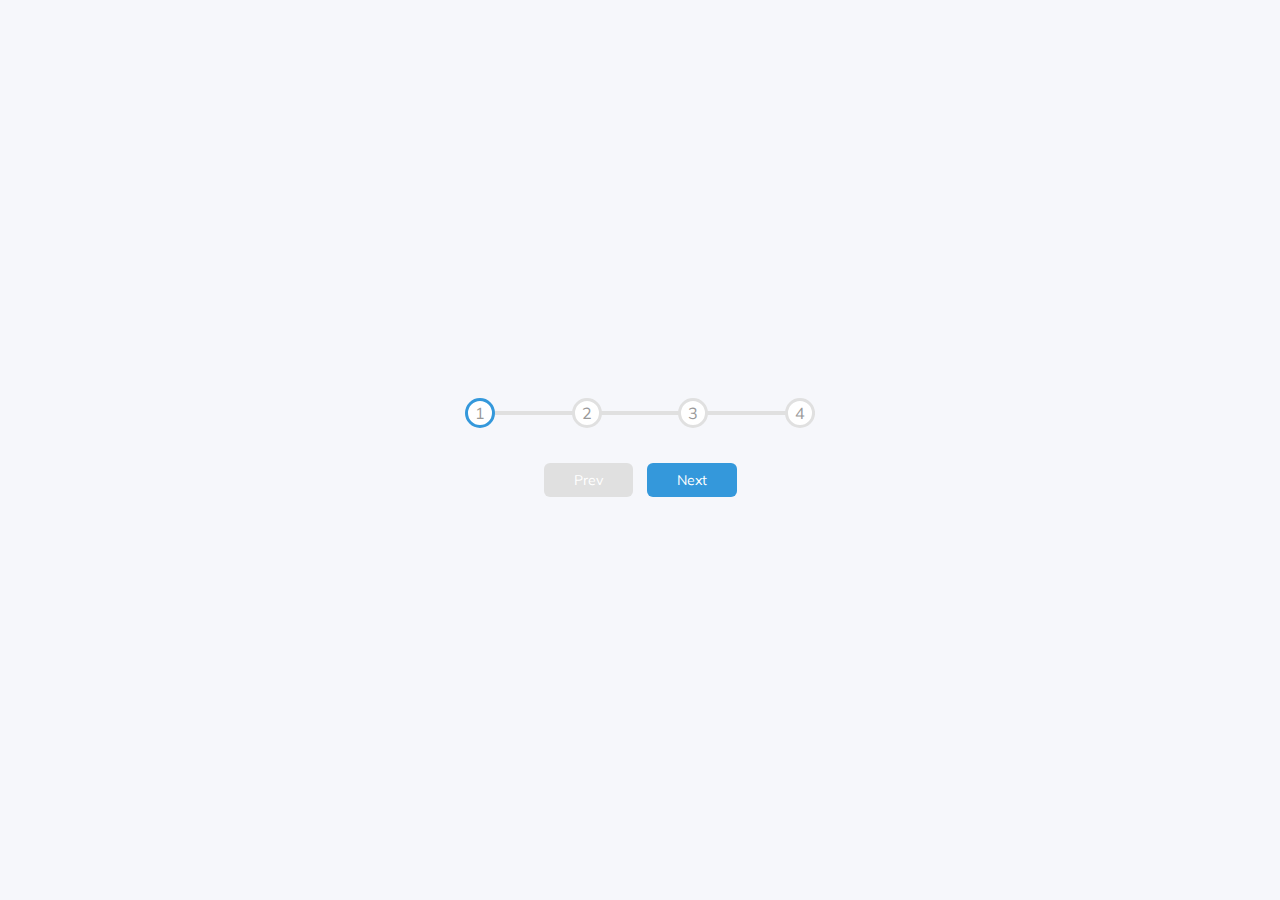
<file: #2 - Progress Steps/index.html>
<!DOCTYPE html>
<html lang="en">
<head>
    <meta charset="UTF-8">
    <meta http-equiv="X-UA-Compatible" content="IE=edge">
    <meta name="viewport" content="width=device-width, initial-scale=1.0">
    <link rel="stylesheet" href="style.css">
    <title>Progress Steps</title>
</head>
<body>
    <div class="container">
        <div class="progress-container">
            <div class="progress" id="progress">

            </div>
            <div class="circle active">
                1
            </div>
            <div class="circle">
                2
            </div>
            <div class="circle">
                3
            </div>
            <div class="circle">
                4
            </div>
        </div>
        <button class="btn" id="prev" disabled>Prev</button>
        <button class="btn" id="next">Next</button>
    </div>
    <script src="script.js"></script>
</body>
</html>
</file>
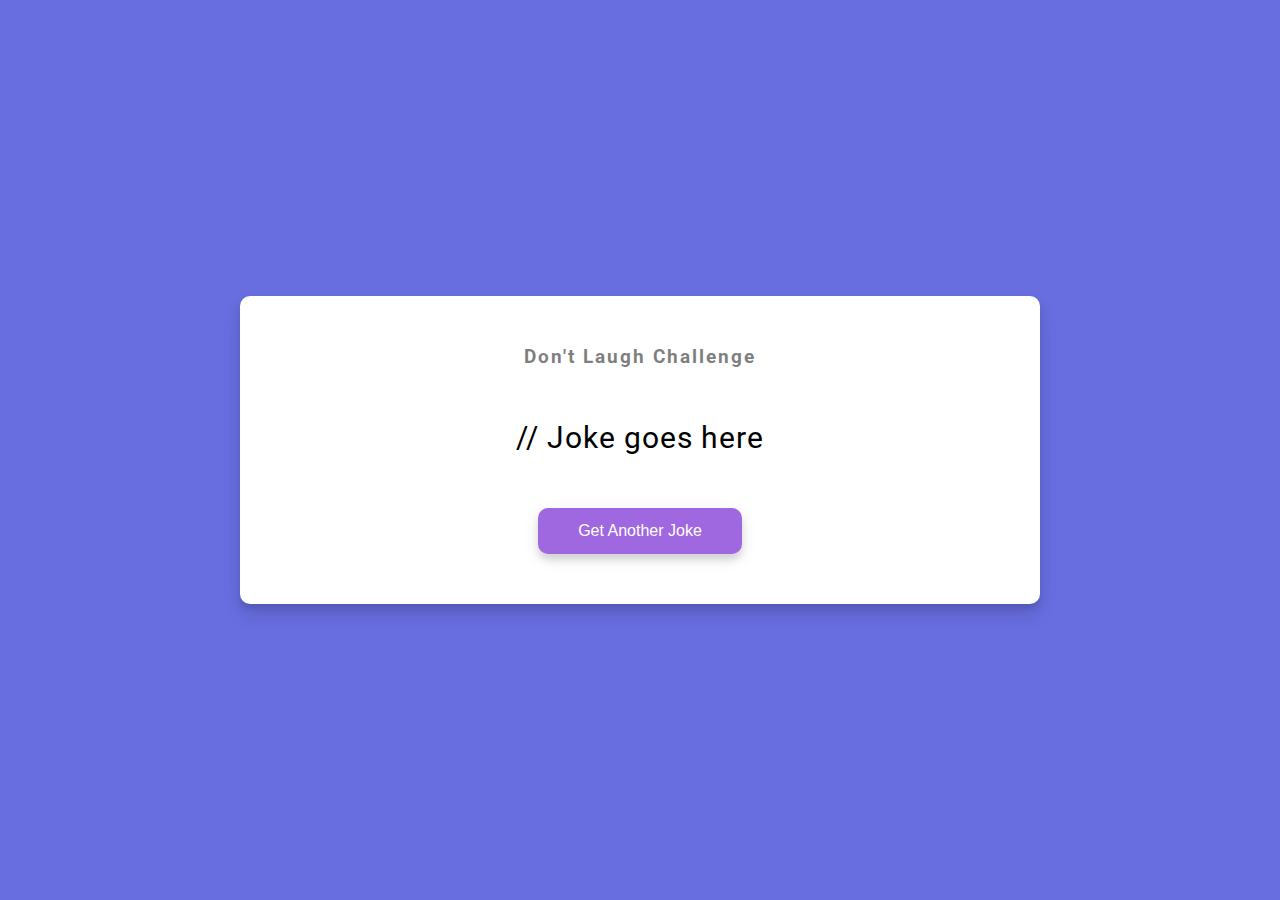
<file: Day 10 - Dad Jokes/index.html>
<!DOCTYPE html>
<html lang="en">
  <head>
    <meta charset="UTF-8" />
    <meta name="viewport" content="width=device-width, initial-scale=1.0" />
    <link rel="stylesheet" href="style.css" />
    <title>Dad Jokes</title>
  </head>
  <body>
    <div class="container">
      <h3>Don't Laugh Challenge</h3>
      <div id="joke" class="joke">// Joke goes here</div>
      <button id="jokeBtn" class="btn">Get Another Joke</button>
    </div>
    <script src="script.js"></script>
  </body>
</html>
</file>
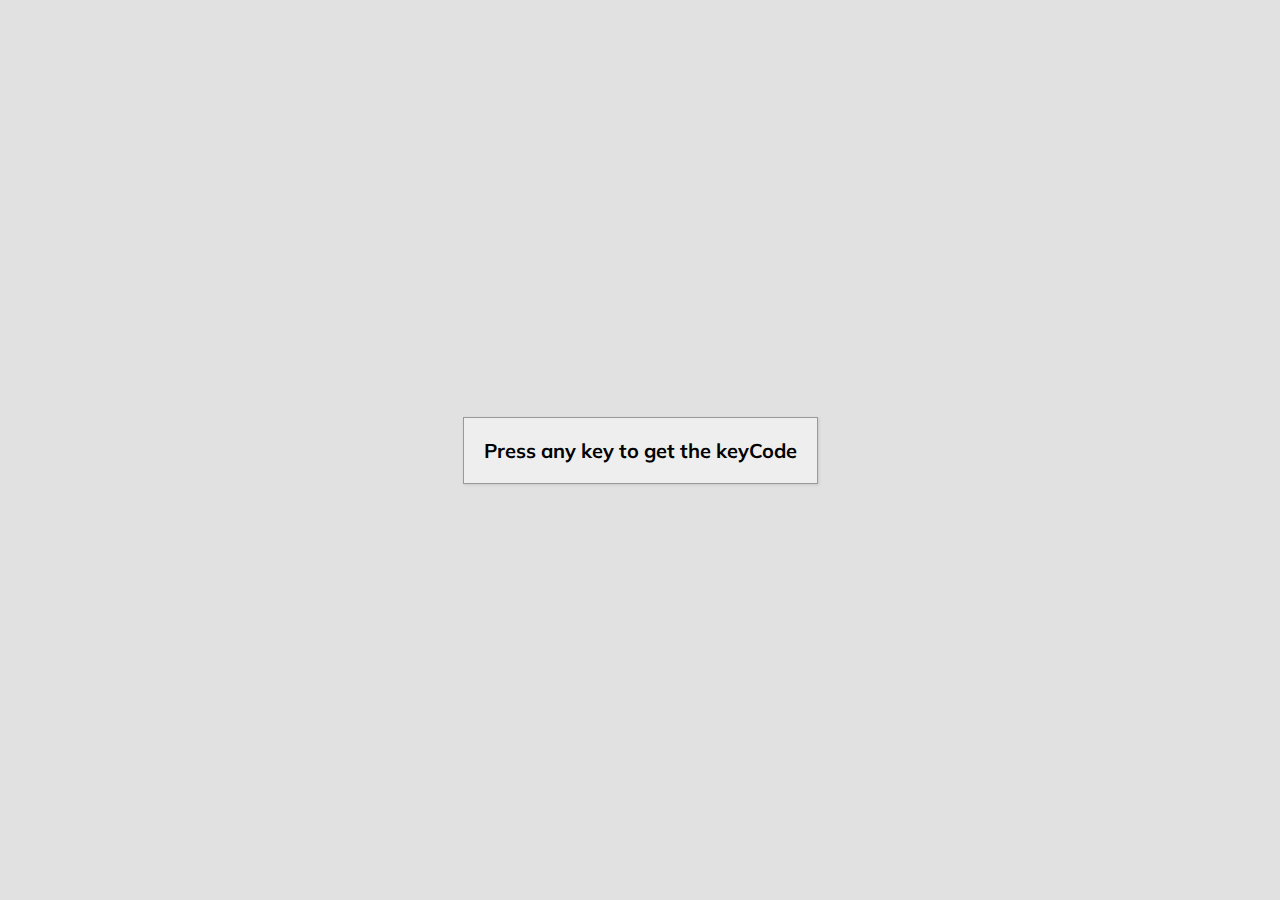
<file: Day 11 - Event Keycodes/index.html>
<!DOCTYPE html>
<html lang="en">
  <head>
    <meta charset="UTF-8" />
    <meta name="viewport" content="width=device-width, initial-scale=1.0" />
   <link rel="stylesheet" href="/Day 11 - Event Keycodes/dark-style.css">
    <title>Event KeyCodes</title>
  </head>
  <body>
    <div id="insert">
      <div class="key">
        Press any key to get the keyCode
      </div>
    </div>
    <script src="/Day 11 - Event Keycodes/script.js"></script>
  </body>
</html>
</file>
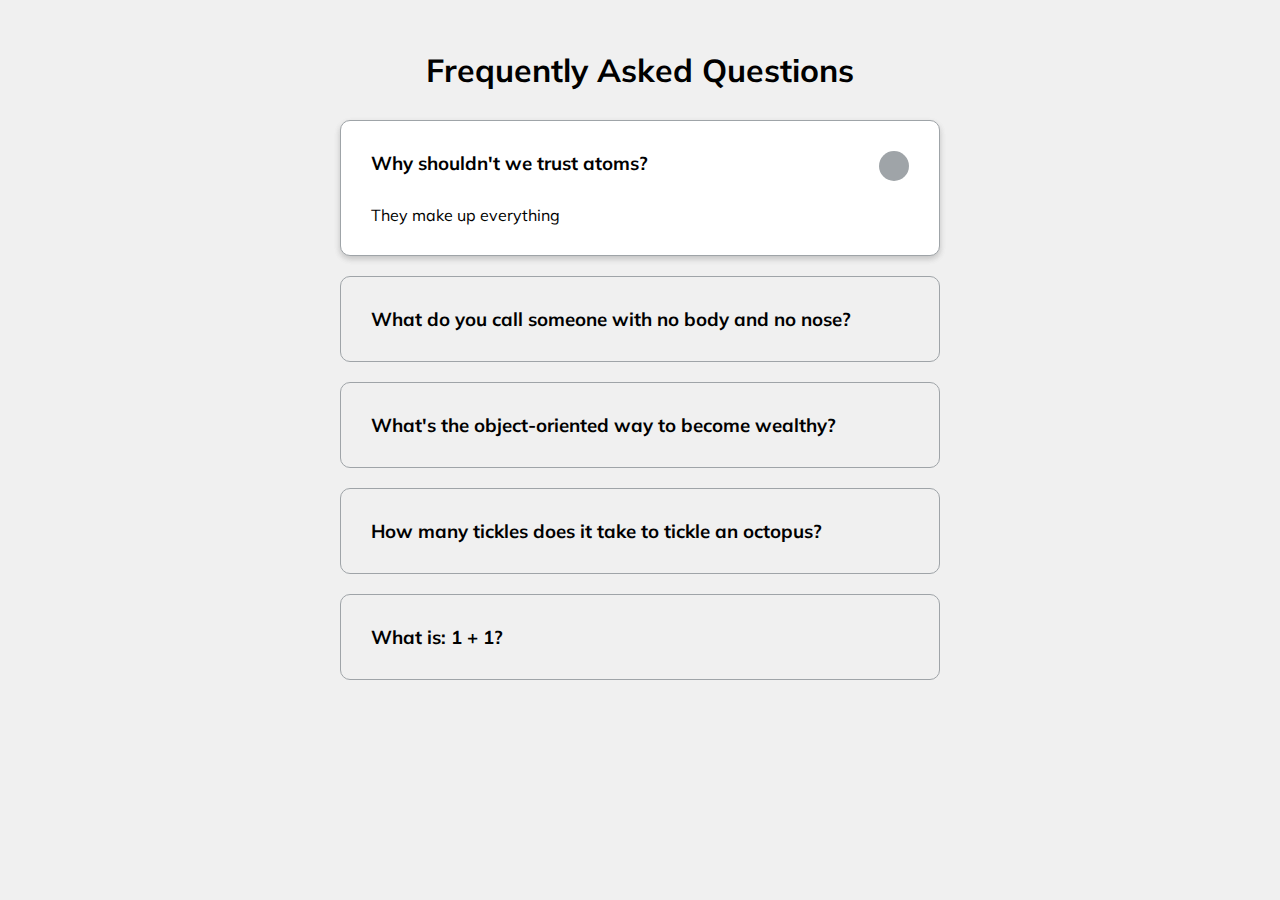
<file: Day 12 - Faq Collapse/index.html>
<!DOCTYPE html>
<html lang="en">
  <head>
    <meta charset="UTF-8" />
    <meta name="viewport" content="width=device-width, initial-scale=1.0" />
    <link rel="stylesheet" href="https://cdnjs.cloudflare.com/ajax/libs/font-awesome/5.14.0/css/all.min.css" integrity="sha512-1PKOgIY59xJ8Co8+NE6FZ+LOAZKjy+KY8iq0G4B3CyeY6wYHN3yt9PW0XpSriVlkMXe40PTKnXrLnZ9+fkDaog==" crossorigin="anonymous" />
    <link rel="stylesheet" href="style.css" />
    <title>FAQ</title>
  </head>
  <body>
    <h1>Frequently Asked Questions</h1>
    <div class="faq-container">
      <div class="faq active">
        <h3 class="faq-title">
          Why shouldn't we trust atoms?
        </h3>

        <p class="faq-text">
          They make up everything
        </p>

        <button class="faq-toggle">
          <i class="fas fa-chevron-down"></i>
          <i class="fas fa-times"></i>
        </button>
      </div>

      <div class="faq">
        <h3 class="faq-title">
          What do you call someone with no body and no nose?
        </h3>
        <p class="faq-text">
          Nobody knows.
        </p>
        <button class="faq-toggle">
          <i class="fas fa-chevron-down"></i>
          <i class="fas fa-times"></i>
        </button>
      </div>
      
      <div class="faq">
        <h3 class="faq-title">
          What's the object-oriented way to become wealthy?
        </h3>
        <p class="faq-text">
          Inheritance.
        </p>
        <button class="faq-toggle">
          <i class="fas fa-chevron-down"></i>
          <i class="fas fa-times"></i>
        </button>
      </div>
      
      <div class="faq">
        <h3 class="faq-title">
          How many tickles does it take to tickle an octopus?
        </h3>
        <p class="faq-text">
          Ten-tickles!
        </p>
        <button class="faq-toggle">
          <i class="fas fa-chevron-down"></i>
          <i class="fas fa-times"></i>
        </button>
      </div>
      
      <div class="faq">
        <h3 class="faq-title">
          What is: 1 + 1?
        </h3>
        <p class="faq-text">
          Depends on who are you asking.
        </p>
        <button class="faq-toggle">
          <i class="fas fa-chevron-down"></i>
          <i class="fas fa-times"></i>
        </button>
      </div>
    </div>
    <script src="script.js"></script>
  </body>
</html>
</file>
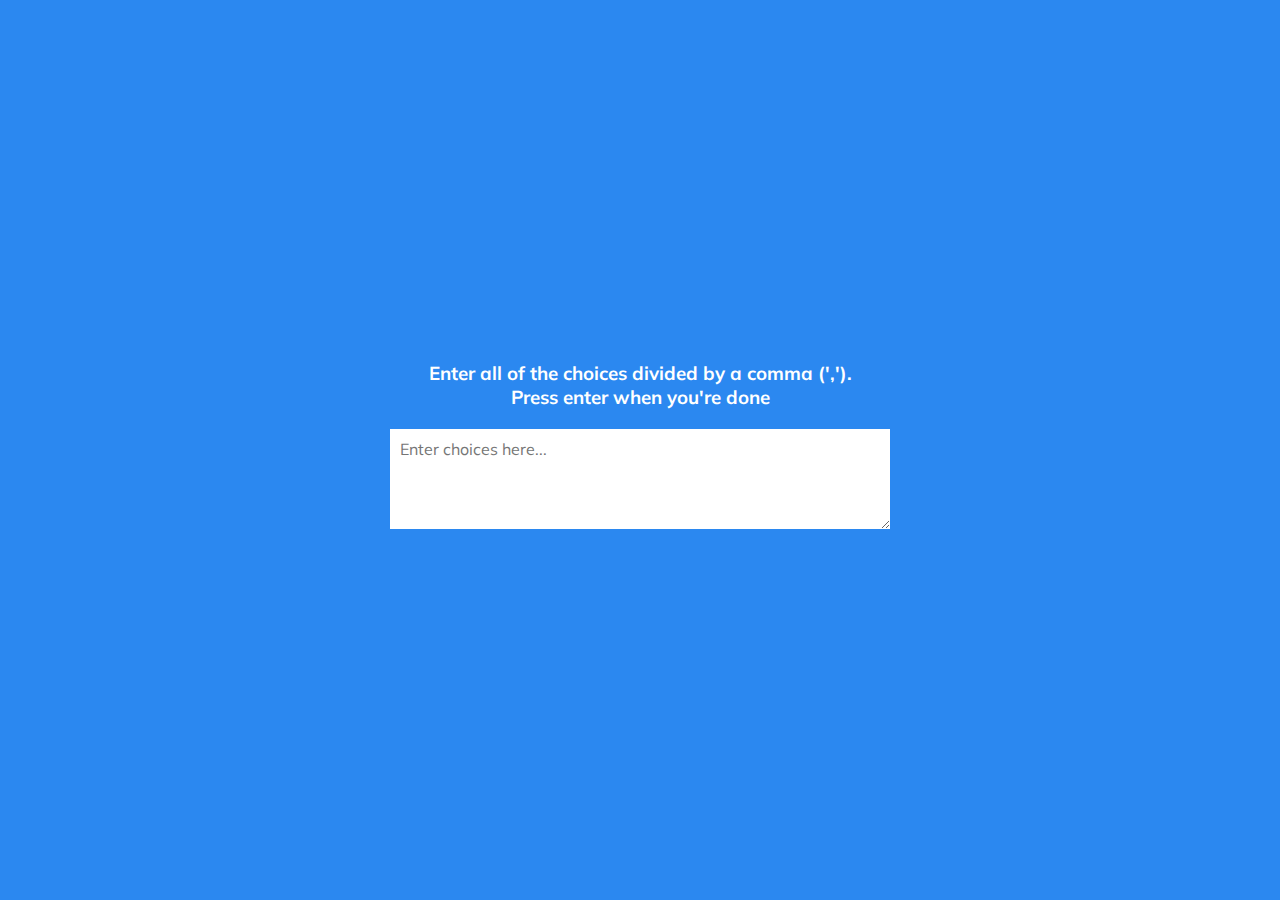
<file: Day 13 - Random Choice Picker/index.html>
<!DOCTYPE html>
<html lang="en">
  <head>
    <meta charset="UTF-8" />
    <meta name="viewport" content="width=device-width, initial-scale=1.0" />
    <link rel="stylesheet" href="style.css" />
    <title>Random Choice Picker</title>
  </head>
  <body>
    <div class="container">
      <h3>Enter all of the choices divided by a comma (','). <br> Press enter when you're done</h3>
      <textarea placeholder="Enter choices here..." id="textarea"></textarea>

      <div id="tags"></div>
    </div>

    <script src="script.js"></script>
  </body>
</html>
</file>
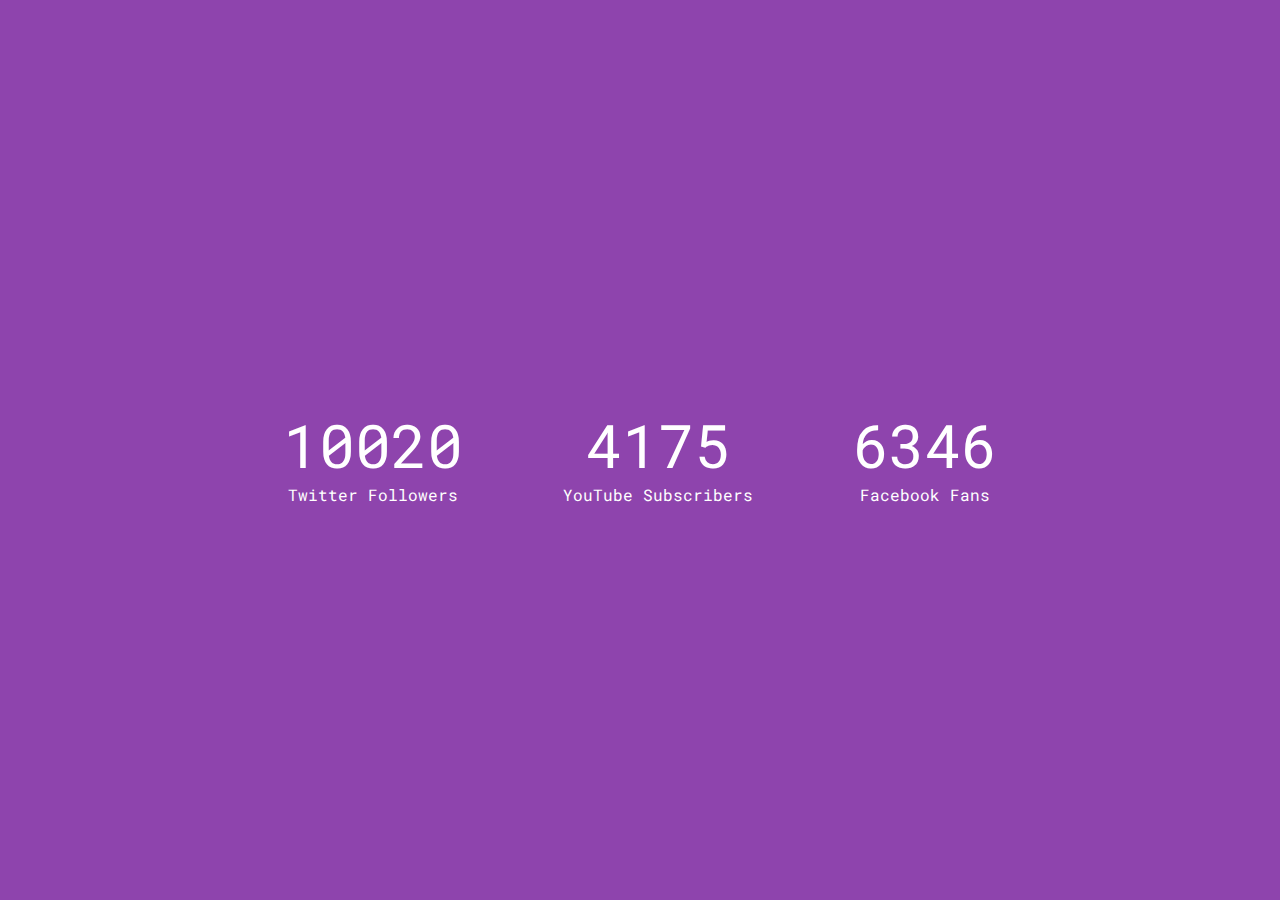
<file: Day 15 - Increment Counter/index.html>
<!DOCTYPE html>
<html lang="en">
  <head>
    <meta charset="UTF-8" />
    <meta name="viewport" content="width=device-width, initial-scale=1.0" />
    <link rel="stylesheet" href="https://cdnjs.cloudflare.com/ajax/libs/font-awesome/5.14.0/css/all.min.css" integrity="sha512-1PKOgIY59xJ8Co8+NE6FZ+LOAZKjy+KY8iq0G4B3CyeY6wYHN3yt9PW0XpSriVlkMXe40PTKnXrLnZ9+fkDaog==" crossorigin="anonymous" />
    <link rel="stylesheet" href="style.css" />
    <title>Increment Counter</title>
  </head>
  <body>
    <div class="counter-container">
      <i class="fab fa-twitter fa-3x"></i>
      <div class="counter" data-target="12000"></div>
      <span>Twitter Followers</span>
    </div>

    <div class="counter-container">
      <i class="fab fa-youtube fa-3x"></i>
      <div class="counter" data-target="5000"></div>
      <span>YouTube Subscribers</span>
    </div>

    <div class="counter-container">
      <i class="fab fa-facebook fa-3x"></i>
      <div class="counter" data-target="7500"></div>
      <span>Facebook Fans</span>
    </div>
    <script src="script.js"></script>
  </body>
</html>
</file>
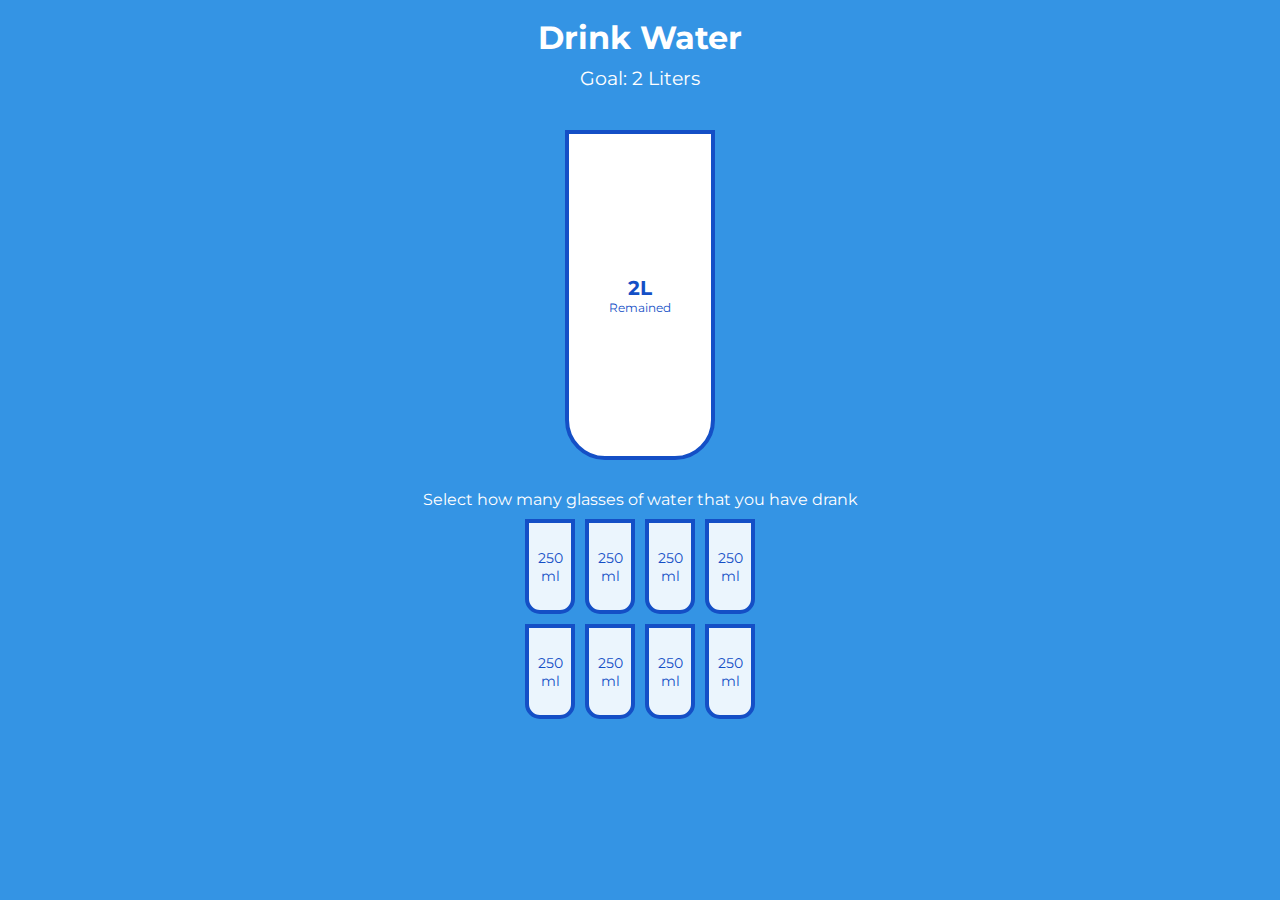
<file: Day 16 - Drink Water/index.html>
<!DOCTYPE html>
<html lang="en">
  <head>
    <meta charset="UTF-8" />
    <meta name="viewport" content="width=device-width, initial-scale=1.0" />
    <link rel="stylesheet" href="style.css" />
    <title>Drink Water</title>
  </head>
  <body>
    <h1>Drink Water</h1>
    <h3>Goal: 2 Liters</h3>

    <div class="cup">
      <div class="remained" id="remained">
        <span id="liters"></span>
        <small>Remained</small>
      </div>

      <div class="percentage" id="percentage"></div>
    </div>

    <p class="text">Select how many glasses of water that you have drank</p>

    <div class="cups">
      <div class="cup cup-small">250 ml</div>
      <div class="cup cup-small">250 ml</div>
      <div class="cup cup-small">250 ml</div>
      <div class="cup cup-small">250 ml</div>
      <div class="cup cup-small">250 ml</div>
      <div class="cup cup-small">250 ml</div>
      <div class="cup cup-small">250 ml</div>
      <div class="cup cup-small">250 ml</div>
    </div>

    <script src="script.js"></script>
  </body>
</html>
</file>
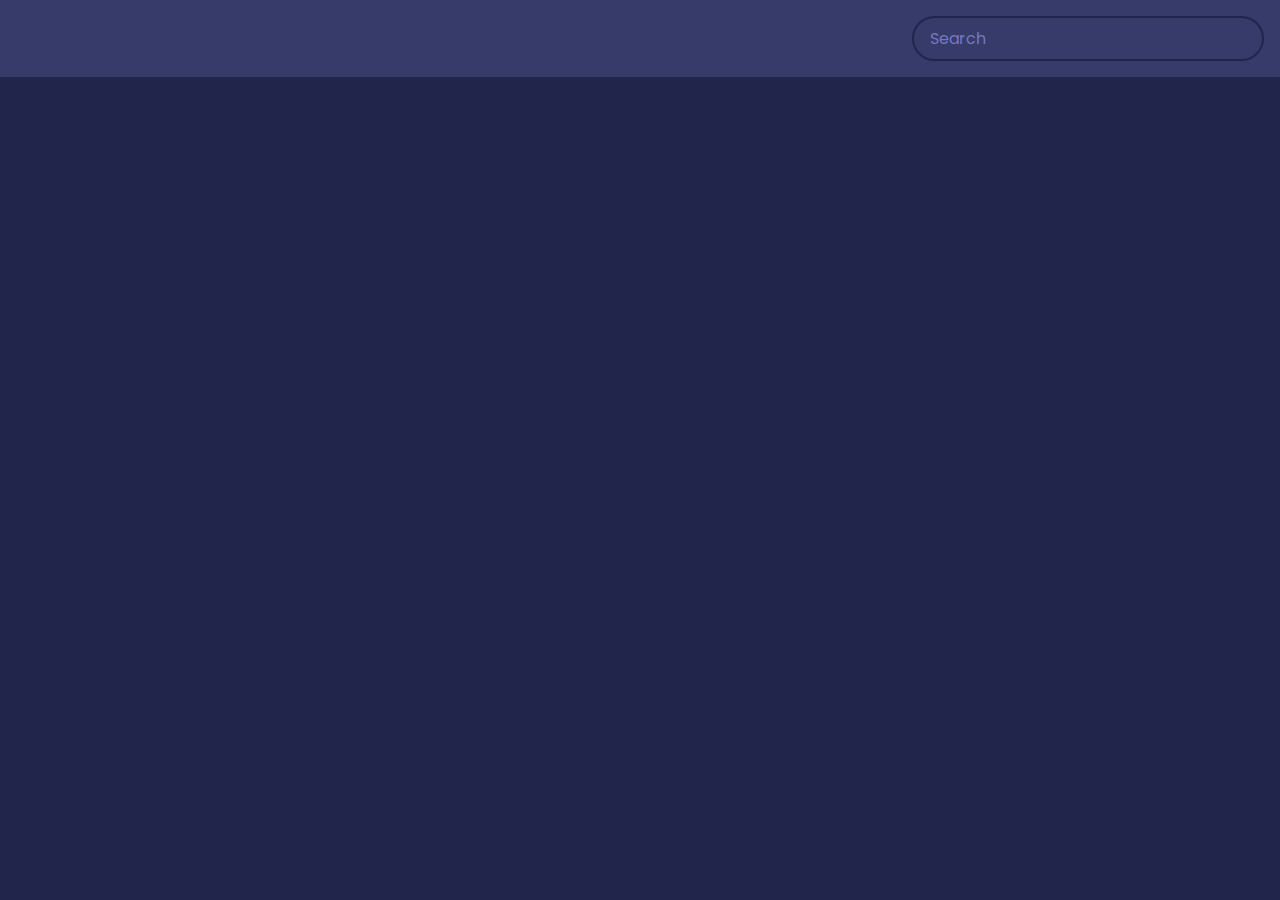
<file: Day 17 - Movie App/index.html>
<!DOCTYPE html>
<html lang="en">
  <head>
    <meta charset="UTF-8" />
    <meta name="viewport" content="width=device-width, initial-scale=1.0" />
    <link rel="stylesheet" href="style.css" />
    <title>Movie App</title>
  </head>
  <body>
    <header>
      <form id="form">
        <input type="text" id="search" class="search" placeholder="Search">
      </form>
    </header>

    <main id="main"></main>

    <script src="script.js"></script>
  </body>
</html>
</file>
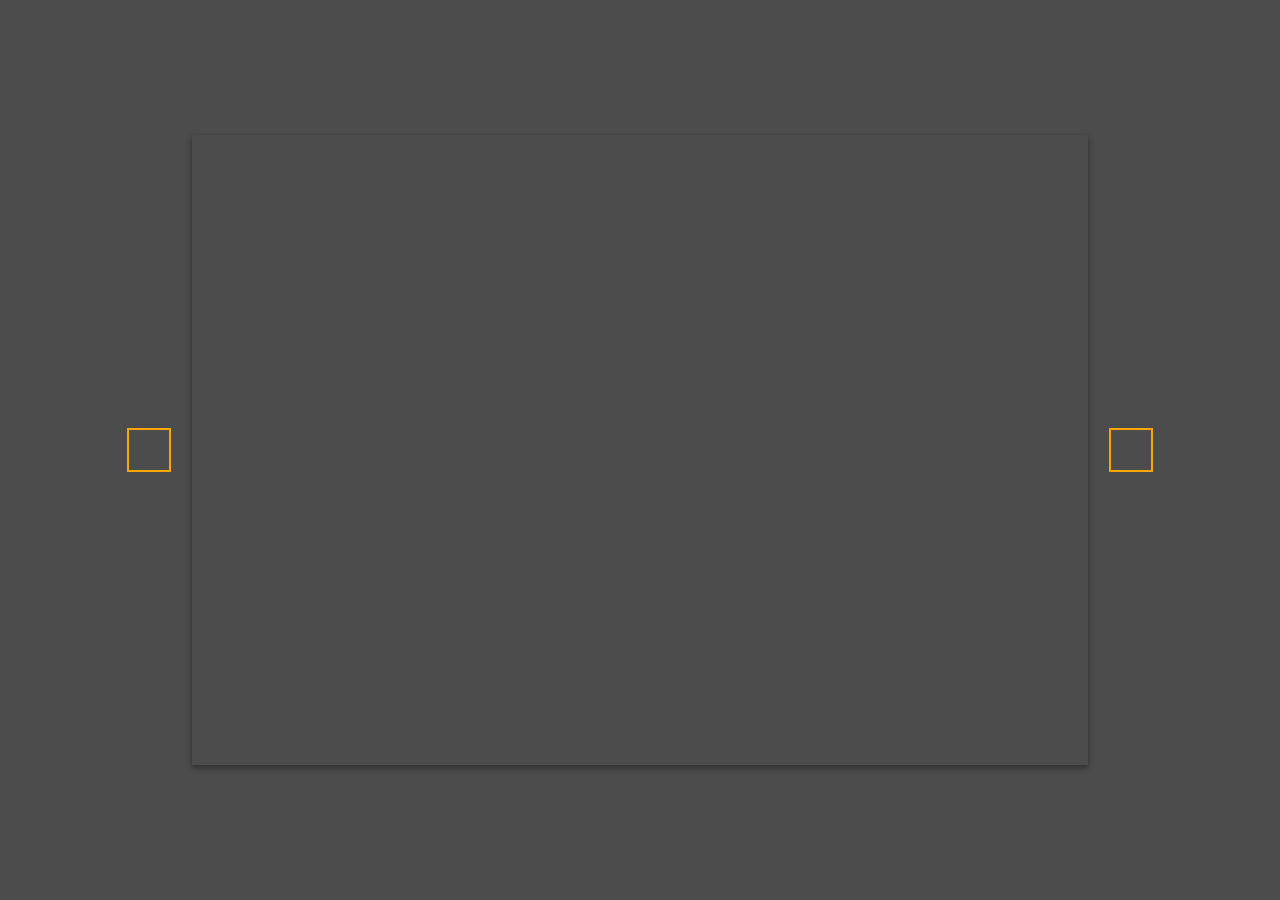
<file: Day 18 - Background Slider/index.html>
<!DOCTYPE html>
<html lang="en">
  <head>
    <meta charset="UTF-8" />
    <meta name="viewport" content="width=device-width, initial-scale=1.0" />
    <link
      rel="stylesheet"
      href="https://cdnjs.cloudflare.com/ajax/libs/font-awesome/5.14.0/css/all.min.css"
      integrity="sha512-1PKOgIY59xJ8Co8+NE6FZ+LOAZKjy+KY8iq0G4B3CyeY6wYHN3yt9PW0XpSriVlkMXe40PTKnXrLnZ9+fkDaog=="
      crossorigin="anonymous"
    />
    <link rel="stylesheet" href="style.css" />
    <title>Background Slider</title>
  </head>
  <body>
    <div class="slider-container">
      <div
        class="slide active"
        style="
          background-image: url('https://images.unsplash.com/photo-1549880338-65ddcdfd017b?ixlib=rb-1.2.1&ixid=eyJhcHBfaWQiOjEyMDd9&auto=format&fit=crop&w=2100&q=80');
        "
      ></div>
      <div
        class="slide"
        style="
          background-image: url('https://images.unsplash.com/photo-1511593358241-7eea1f3c84e5?ixlib=rb-1.2.1&ixid=eyJhcHBfaWQiOjEyMDd9&auto=format&fit=crop&w=1934&q=80');
        "
      ></div>

      <div
        class="slide"
        style="
          background-image: url('https://images.unsplash.com/photo-1495467033336-2effd8753d51?ixlib=rb-1.2.1&ixid=eyJhcHBfaWQiOjEyMDd9&auto=format&fit=crop&w=2100&q=80');
        "
      ></div>

      <div
        class="slide"
        style="
          background-image: url('https://images.unsplash.com/photo-1522735338363-cc7313be0ae0?ixlib=rb-1.2.1&ixid=eyJhcHBfaWQiOjEyMDd9&auto=format&fit=crop&w=2689&q=80');
        "
      ></div>

      <div
        class="slide"
        style="
          background-image: url('https://images.unsplash.com/photo-1559087867-ce4c91325525?ixlib=rb-1.2.1&ixid=eyJhcHBfaWQiOjEyMDd9&auto=format&fit=crop&w=2100&q=80');
        "
      ></div>

      <button class="arrow left-arrow" id="left">
        <i class="fas fa-arrow-left"></i>
      </button>

      <button class="arrow right-arrow" id="right">
        <i class="fas fa-arrow-right"></i>
      </button>
    </div>
    <script src="script.js"></script>
  </body>
</html>
</file>
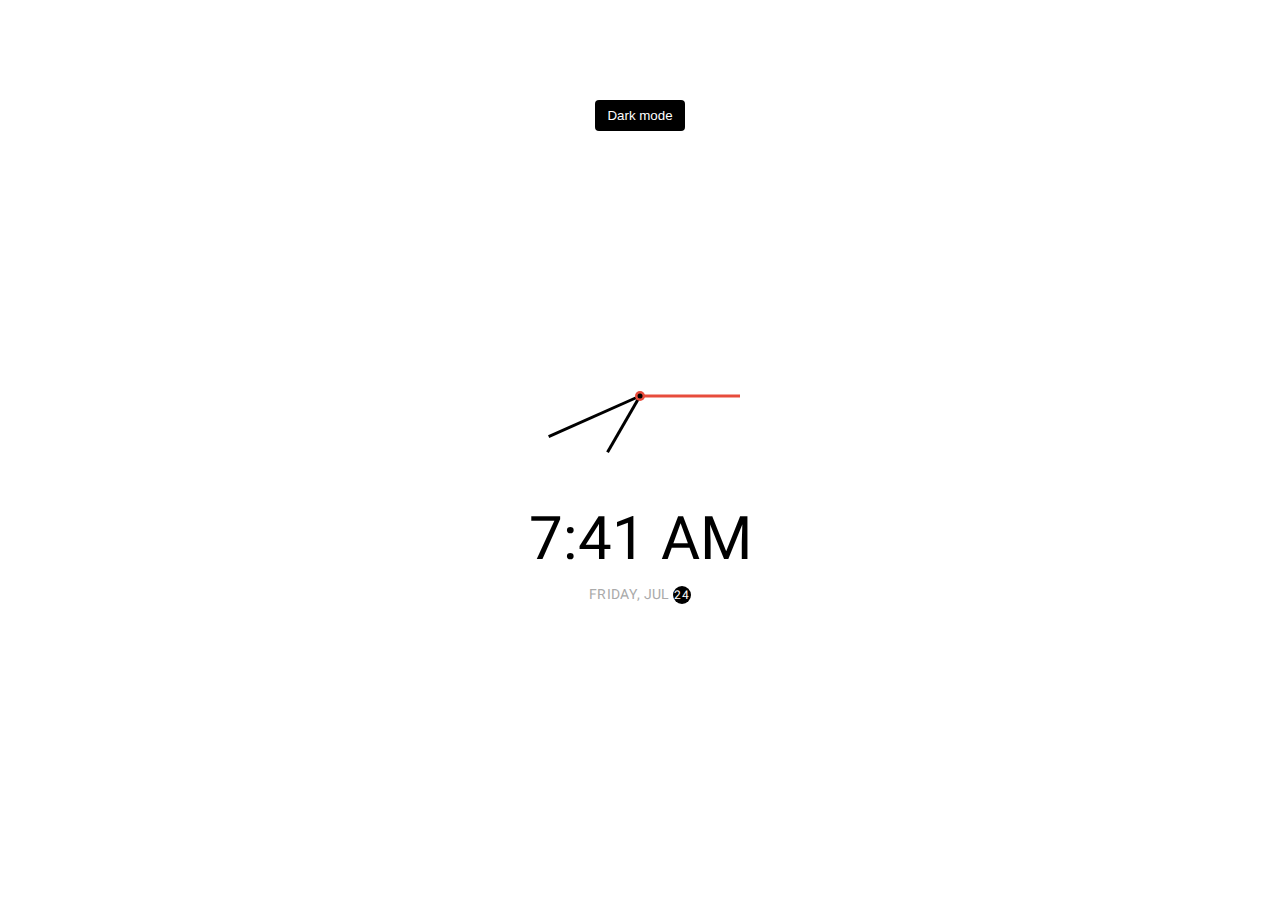
<file: Day 19 - Theme Clock/index.html>
<!DOCTYPE html>
<html lang="en">
  <head>
    <meta charset="UTF-8" />
    <meta name="viewport" content="width=device-width, initial-scale=1.0" />
    <link rel="stylesheet" href="style.css" />
    <title>Theme Clock</title>
  </head>
  <body>
    <!-- Inspired by this dribbble shot https://dribbble.com/shots/5958443-Alarm-clock -->

    <button class="toggle">Dark mode</button>

    <div class="clock-container">
      <div class="clock">
        <div class="needle hour"></div>
        <div class="needle minute"></div>
        <div class="needle second"></div>
        <div class="center-point"></div>
      </div>

      <div class="time"></div>
      <div class="date"></div>
    </div>

    <script src="script.js"></script>
  </body>
</html>
</file>
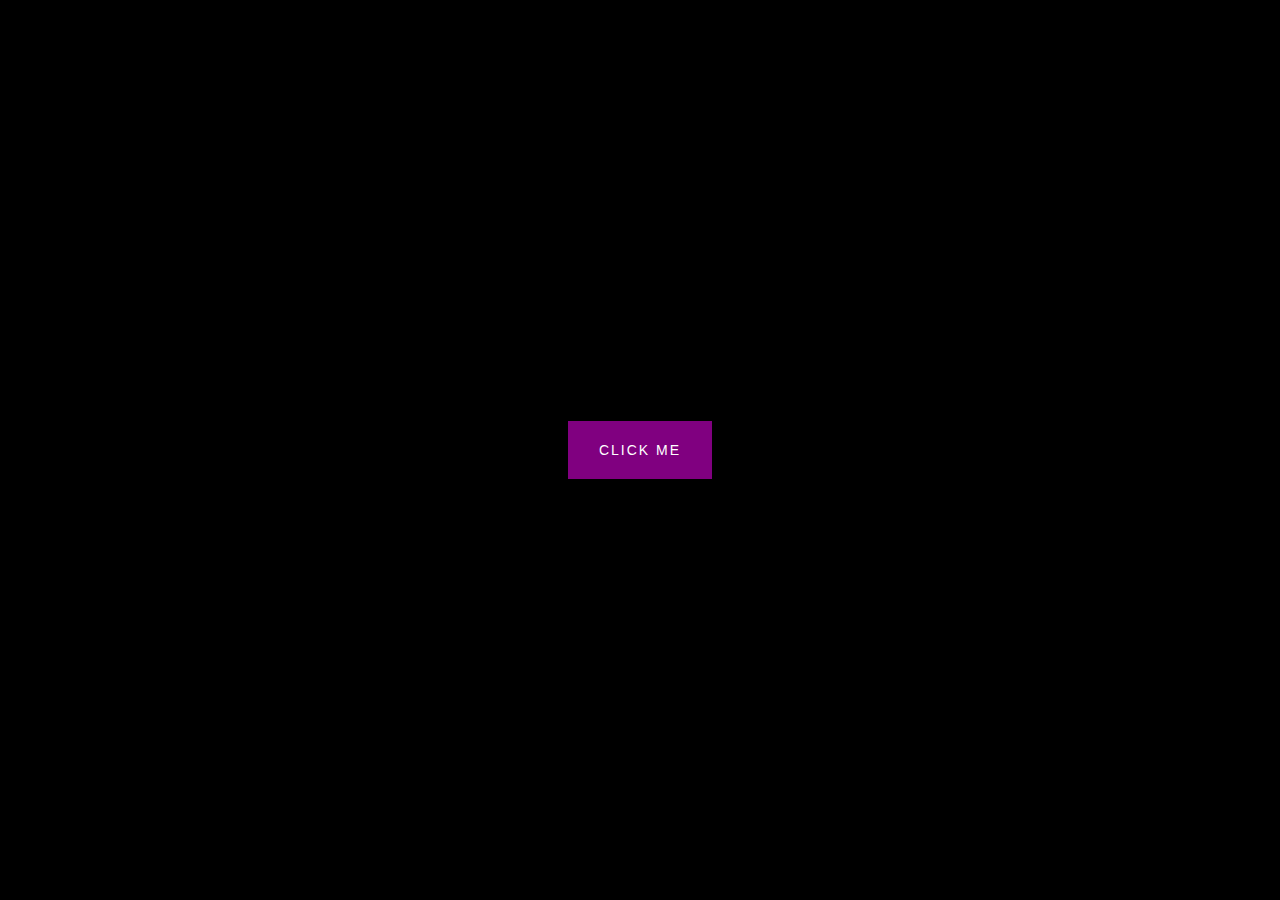
<file: Day 20 - Button Ripple Effect/index.html>
<!DOCTYPE html>
<html lang="en">
  <head>
    <meta charset="UTF-8" />
    <meta name="viewport" content="width=device-width, initial-scale=1.0" />
    <link rel="stylesheet" href="style.css" />
    <title>Button Ripple Effect</title>
  </head>
  <body>
    <button class="ripple">Click Me</button>
    <script src="script.js"></script>
  </body>
</html>
</file>
<file: #2 - Progress Steps/style.css>
@import url('https://fonts.googleapis.com/css?family=Muli&display=swap');

:root {
  --line-border-fill: #3498db;
  --line-border-empty: #e0e0e0;
}

* {
  box-sizing: border-box;
}

body {
  background-color: #f6f7fb;
  font-family: 'Muli', sans-serif;
  display: flex;
  align-items: center;
  justify-content: center;
  height: 100vh;
  overflow: hidden;
  margin: 0;
}

.container {
  text-align: center;
}

.progress-container {
  display: flex;
  justify-content: space-between;
  position: relative;
  margin-bottom: 30px;
  max-width: 100%;
  width: 350px;
}

.progress-container::before {
  content: '';
  background-color: var(--line-border-empty);
  position: absolute;
  top: 50%;
  left: 0;
  transform: translateY(-50%);
  height: 4px;
  width: 100%;
  z-index: -1;
}

.progress {
  background-color: var(--line-border-fill);
  position: absolute;
  top: 50%;
  left: 0;
  transform: translateY(-50%);
  height: 4px;
  width: 0%;
  z-index: -1;
  transition: 0.4s ease;
}

.circle {
  background-color: #fff;
  color: #999;
  border-radius: 50%;
  height: 30px;
  width: 30px;
  display: flex;
  align-items: center;
  justify-content: center;
  border: 3px solid var(--line-border-empty);
  transition: 0.4s ease;
}

.circle.active {
  border-color: var(--line-border-fill);
}

.btn {
  background-color: var(--line-border-fill);
  color: #fff;
  border: 0;
  border-radius: 6px;
  cursor: pointer;
  font-family: inherit;
  padding: 8px 30px;
  margin: 5px;
  font-size: 14px;
}

.btn:active {
  transform: scale(0.98);
}

.btn:focus {
  outline: 0;
}

.btn:disabled {
  background-color: var(--line-border-empty);
  cursor: not-allowed;
}
</file>
<file: Day 10 - Dad Jokes/style.css>
@import url('https://fonts.googleapis.com/css2?family=Roboto:wght@400;700&display=swap');

* {
  box-sizing: border-box;
}

body {
  background-color: #686de0;
  font-family: 'Roboto', sans-serif;
  display: flex;
  flex-direction: column;
  align-items: center;
  justify-content: center;
  height: 100vh;
  overflow: hidden;
  margin: 0;
  padding: 20px;
}

.container {
  background-color: #fff;
  border-radius: 10px;
  box-shadow: 0 10px 20px rgba(0, 0, 0, 0.1), 0 6px 6px rgba(0, 0, 0, 0.1);
  padding: 50px 20px;
  text-align: center;
  max-width: 100%;
  width: 800px;
}

h3 {
  margin: 0;
  opacity: 0.5;
  letter-spacing: 2px;
}

.joke {
  font-size: 30px;
  letter-spacing: 1px;
  line-height: 40px;
  margin: 50px auto;
  max-width: 600px;
}

.btn {
  background-color: #9f68e0;
  color: #fff;
  border: 0;
  border-radius: 10px;
  box-shadow: 0 5px 15px rgba(0, 0, 0, 0.1), 0 6px 6px rgba(0, 0, 0, 0.1);
  padding: 14px 40px;
  font-size: 16px;
  cursor: pointer;
}

.btn:active {
  transform: scale(0.98);
}

.btn:focus {
  outline: 0;
}
</file>
<file: Day 11 - Event Keycodes/dark-style.css>
@import url('https://fonts.googleapis.com/css?family=Muli&display=swap');

* {
  box-sizing: border-box;
}

body {
  background-color: #e1e1e1;
  font-family: 'Muli', sans-serif;
  display: flex;
  align-items: center;
  justify-content: center;
  text-align: center;
  height: 100vh;
  overflow: hidden;
  margin: 0;
}

.key {
  border: 1px solid #999;
  background-color: #eee;
  box-shadow: 1px 1px 3px rgba(0, 0, 0, 0.1);
  display: inline-flex;
  align-items: center;
  font-size: 20px;
  font-weight: bold;
  padding: 20px;
  flex-direction: column;
  margin: 10px;
  min-width: 150px;
  position: relative;
}

.key small {
  position: absolute;
  top: -24px;
  left: 0;
  text-align: center;
  width: 100%;
  color: #555;
  font-size: 14px;
}
</file>
<file: Day 12 - Faq Collapse/style.css>
@import url('https://fonts.googleapis.com/css?family=Muli&display=swap');

* {
  box-sizing: border-box;
}

body {
  font-family: 'Muli', sans-serif;
  background-color: #f0f0f0;
}

h1 {
  margin: 50px 0 30px;
  text-align: center;
}

.faq-container {
  max-width: 600px;
  margin: 0 auto;
}

.faq {
  background-color: transparent;
  border: 1px solid #9fa4a8;
  border-radius: 10px;
  margin: 20px 0;
  padding: 30px;
  position: relative;
  overflow: hidden;
  transition: 0.3s ease;
}

.faq.active {
  background-color: #fff;
  box-shadow: 0 3px 6px rgba(0, 0, 0, 0.1), 0 3px 6px rgba(0, 0, 0, 0.1);
}

.faq.active::before,
.faq.active::after {
  content: '\f075';
  font-family: 'Font Awesome 5 Free';
  color: #2ecc71;
  font-size: 7rem;
  position: absolute;
  opacity: 0.2;
  top: 20px;
  left: 20px;
  z-index: 0;
}

.faq.active::before {
  color: #3498db;
  top: -10px;
  left: -30px;
  transform: rotateY(180deg);
}

.faq-title {
  margin: 0 35px 0 0;
}

.faq-text {
  display: none;
  margin: 30px 0 0;
}

.faq.active .faq-text {
  display: block;
}

.faq-toggle {
  background-color: transparent;
  border: 0;
  border-radius: 50%;
  cursor: pointer;
  display: flex;
  align-items: center;
  justify-content: center;
  font-size: 16px;
  padding: 0;
  position: absolute;
  top: 30px;
  right: 30px;
  height: 30px;
  width: 30px;
}

.faq-toggle:focus {
  outline: 0;
}

.faq-toggle .fa-times {
  display: none;
}

.faq.active .faq-toggle .fa-times {
  color: #fff;
  display: block;
}

.faq.active .faq-toggle .fa-chevron-down {
  display: none;
}

.faq.active .faq-toggle {
  background-color: #9fa4a8;
}
</file>
<file: Day 13 - Random Choice Picker/style.css>
@import url('https://fonts.googleapis.com/css?family=Muli&display=swap');

* {
  box-sizing: border-box;
}

body {
  background-color: #2b88f0;
  font-family: 'Muli', sans-serif;
  display: flex;
  flex-direction: column;
  align-items: center;
  justify-content: center;
  height: 100vh;
  overflow: hidden;
  margin: 0;
}

h3 {
  color: #fff;
  margin: 10px 0 20px;
  text-align: center;
}

.container {
  width: 500px;
}

textarea {
  border: none;
  display: block;
  width: 100%;
  height: 100px;
  font-family: inherit;
  padding: 10px;
  margin: 0 0 20px;
  font-size: 16px;
}

textarea:focus {
  outline: none;
}

.tag {
  background-color: #f0932b;
  color: #fff;
  border-radius: 50px;
  padding: 10px 20px;
  margin: 0 5px 10px 0;
  font-size: 14px;
  display: inline-block;
}

.tag.highlight {
  background-color: #273c75;
}
</file>
<file: Day 15 - Increment Counter/style.css>
@import url('https://fonts.googleapis.com/css?family=Roboto+Mono&display=swap');

* {
  box-sizing: border-box;
}

body {
  background-color: #8e44ad;
  color: #fff;
  font-family: 'Roboto Mono', sans-serif;
  display: flex;
  align-items: center;
  justify-content: center;
  height: 100vh;
  overflow: hidden;
  margin: 0;
}

.counter-container {
  display: flex;
  flex-direction: column;
  justify-content: center;
  text-align: center;
  margin: 30px 50px;
}

.counter {
  font-size: 60px;
  margin-top: 10px;
}

@media (max-width: 580px) {
  body {
    flex-direction: column;
  }
}
</file>
<file: Day 16 - Drink Water/style.css>
@import url('https://fonts.googleapis.com/css?family=Montserrat:400,600&display=swap');

:root {
  --border-color: #144fc6;
  --fill-color: #6ab3f8;
}

* {
  box-sizing: border-box;
}

body {
  background-color: #3494e4;
  color: #fff;
  font-family: 'Montserrat', sans-serif;
  display: flex;
  flex-direction: column;
  align-items: center;
  margin-bottom: 40px;
}

h1 {
  margin: 10px 0 0;
}

h3 {
  font-weight: 400;
  margin: 10px 0;
}

.cup {
  background-color: #fff;
  border: 4px solid var(--border-color);
  color: var(--border-color);
  border-radius: 0 0 40px 40px;
  height: 330px;
  width: 150px;
  margin: 30px 0;
  display: flex;
  flex-direction: column;
  overflow: hidden;
}

.cup.cup-small {
  height: 95px;
  width: 50px;
  border-radius: 0 0 15px 15px;
  background-color: rgba(255, 255, 255, 0.9);
  cursor: pointer;
  font-size: 14px;
  align-items: center;
  justify-content: center;
  text-align: center;
  margin: 5px;
  transition: 0.3s ease;
}

.cup.cup-small.full {
  background-color: var(--fill-color);
  color: #fff;
}

.cups {
  display: flex;
  flex-wrap: wrap;
  align-items: center;
  justify-content: center;
  width: 280px;
}

.remained {
  display: flex;
  flex-direction: column;
  align-items: center;
  justify-content: center;
  text-align: center;
  flex: 1;
  transition: 0.3s ease;
}

.remained span {
  font-size: 20px;
  font-weight: bold;
}

.remained small {
  font-size: 12px;
}

.percentage {
  background-color: var(--fill-color);
  display: flex;
  align-items: center;
  justify-content: center;
  font-weight: bold;
  font-size: 30px;
  height: 0;
  transition: 0.3s ease;
}

.text {
  text-align: center;
  margin: 0 0 5px;
}
</file>
<file: Day 17 - Movie App/style.css>
@import url('https://fonts.googleapis.com/css2?family=Poppins:wght@200;400&display=swap');

:root {
  --primary-color: #22254b;
  --secondary-color: #373b69;
}

* {
  box-sizing: border-box;
}

body {
  background-color: var(--primary-color);
  font-family: 'Poppins', sans-serif;
  margin: 0;
}

header {
  padding: 1rem;
  display: flex;
  justify-content: flex-end;
  background-color: var(--secondary-color);
}

.search {
  background-color: transparent;
  border: 2px solid var(--primary-color);
  border-radius: 50px;
  font-family: inherit;
  font-size: 1rem;
  padding: 0.5rem 1rem;
  color: #fff;
}

.search::placeholder {
  color: #7378c5;
}

.search:focus {
  outline: none;
  background-color: var(--primary-color);
}

main {
  display: flex;
  flex-wrap: wrap;
  justify-content: center;
}

.movie {
  width: 300px;
  margin: 1rem;
  background-color: var(--secondary-color);
  box-shadow: 0 4px 5px rgba(0, 0, 0, 0.2);
  position: relative;
  overflow: hidden;
  border-radius: 3px;
}

.movie img {
  width: 100%;
}

.movie-info {
  color: #eee;
  display: flex;
  align-items: center;
  justify-content: space-between;
  gap:0.2rem;
  padding: 0.5rem 1rem 1rem;
  letter-spacing: 0.5px;
}

.movie-info h3 {
  margin-top: 0;
}

.movie-info span {
  background-color: var(--primary-color);
  padding: 0.25rem 0.5rem;
  border-radius: 3px;
  font-weight: bold;
}

.movie-info span.green {
  color: lightgreen;
}

.movie-info span.orange {
  color: orange;
}

.movie-info span.red {
  color: red;
}

.overview {
  background-color: #fff;
  padding: 2rem;
  position: absolute;
  left: 0;
  bottom: 0;
  right: 0;
  max-height: 100%;
  transform: translateY(101%);
  overflow-y: auto;
  transition: transform 0.3s ease-in;
}

.movie:hover .overview {
  transform: translateY(0);
}
</file>
<file: Day 18 - Background Slider/style.css>
@import url('https://fonts.googleapis.com/css2?family=Roboto:wght@400;700&display=swap');

* {
  box-sizing: border-box;
}

body {
  font-family: 'Roboto', sans-serif;
  display: flex;
  flex-direction: column;
  align-items: center;
  justify-content: center;
  height: 100vh;
  overflow: hidden;
  margin: 0;
  background-position: center center;
  background-size: cover;
  transition: 0.4s;
}

body::before {
  content: '';
  position: absolute;
  top: 0;
  left: 0;
  width: 100%;
  height: 100vh;
  background-color: rgba(0, 0, 0, 0.7);
  z-index: -1;
}

.slider-container {
  box-shadow: 0 3px 6px rgba(0, 0, 0, 0.16), 0 3px 6px rgba(0, 0, 0, 0.23);
  height: 70vh;
  width: 70vw;
  position: relative;
  overflow: hidden;
}

.slide {
  opacity: 0;
  height: 100vh;
  width: 100vw;
  background-position: center center;
  background-size: cover;
  position: absolute;
  top: -15vh;
  left: -15vw;
  transition: 0.4s ease;
  z-index: 1;
}

.slide.active {
  opacity: 1;
}

.arrow {
  position: fixed;
  background-color: transparent;
  color: #fff;
  padding: 20px;
  font-size: 30px;
  border: 2px solid orange;
  top: 50%;
  transform: translateY(-50%);
  cursor: pointer;
}

.arrow:focus {
  outline: 0;
}

.left-arrow {
  left: calc(15vw - 65px);
}

.right-arrow {
  right: calc(15vw - 65px);
}
</file>
<file: Day 19 - Theme Clock/style.css>
@import url('https://fonts.googleapis.com/css?family=Heebo:300&display=swap');

* {
  box-sizing: border-box;
}

:root {
  --primary-color: #000;
  --secondary-color: #fff;
}

html {
  transition: all 0.5s ease-in;
}

html.dark {
  --primary-color: #fff;
  --secondary-color: #333;
}

html.dark {
  background-color: #111;
  color: var(--primary-color);
}

body {
  font-family: 'Heebo', sans-serif;
  display: flex;
  align-items: center;
  justify-content: center;
  height: 100vh;
  overflow: hidden;
  margin: 0;
}

.toggle {
  cursor: pointer;
  background-color: var(--primary-color);
  color: var(--secondary-color);
  border: 0;
  border-radius: 4px;
  padding: 8px 12px;
  position: absolute;
  top: 100px;
}

.toggle:focus {
  outline: none;
}

.clock-container {
  display: flex;
  flex-direction: column;
  justify-content: space-between;
  align-items: center;
}

.clock {
  position: relative;
  width: 200px;
  height: 200px;
}

.needle {
  background-color: var(--primary-color);
  position: absolute;
  top: 50%;
  left: 50%;
  height: 65px;
  width: 3px;
  transform-origin: bottom center;
  transition: all 0.5s ease-in;
}

.needle.hour {
  transform: translate(-50%, -100%) rotate(0deg);
}

.needle.minute {
  transform: translate(-50%, -100%) rotate(0deg);
  height: 100px;
}

.needle.second {
  transform: translate(-50%, -100%) rotate(0deg);
  height: 100px;
  background-color: #e74c3c;
}

.center-point {
  background-color: #e74c3c;
  width: 10px;
  height: 10px;
  position: absolute;
  top: 50%;
  left: 50%;
  transform: translate(-50%, -50%);
  border-radius: 50%;
}

.center-point::after {
  content: '';
  background-color: var(--primary-color);
  width: 5px;
  height: 5px;
  position: absolute;
  top: 50%;
  left: 50%;
  transform: translate(-50%, -50%);
  border-radius: 50%;
}

.time {
  font-size: 60px;
}

.date {
  color: #aaa;
  font-size: 14px;
  letter-spacing: 0.3px;
  text-transform: uppercase;
}

.date .circle {
  background-color: var(--primary-color);
  color: var(--secondary-color);
  border-radius: 50%;
  height: 18px;
  width: 18px;
  display: inline-flex;
  align-items: center;
  justify-content: center;
  line-height: 18px;
  transition: all 0.5s ease-in;
  font-size: 12px;
}
</file>
<file: Day 20 - Button Ripple Effect/style.css>
@import url('https://fonts.googleapis.com/css2?family=Roboto:wght@400;700&display=swap');

* {
  box-sizing: border-box;
}

body {
  background-color: #000;
  font-family: 'Roboto', sans-serif;
  display: flex;
  flex-direction: column;
  align-items: center;
  justify-content: center;
  height: 100vh;
  overflow: hidden;
  margin: 0;
}

button {
  background-color: purple;
  color: #fff;
  border: 1px purple solid;
  font-size: 14px;
  text-transform: uppercase;
  letter-spacing: 2px;
  padding: 20px 30px;
  overflow: hidden;
  margin: 10px 0;
  position: relative;
}

button:focus {
  outline: none;
}

button .circle {
  position: absolute;
  background-color: #fff;
  width: 100px;
  height: 100px;
  border-radius: 50%;
  transform: translate(-50%, -50%) scale(0);
  animation: scale 0.5s ease-out;
}

@keyframes scale {
  to {
    transform: translate(-50%, -50%) scale(3);
    opacity: 0;
  }
}
</file>
